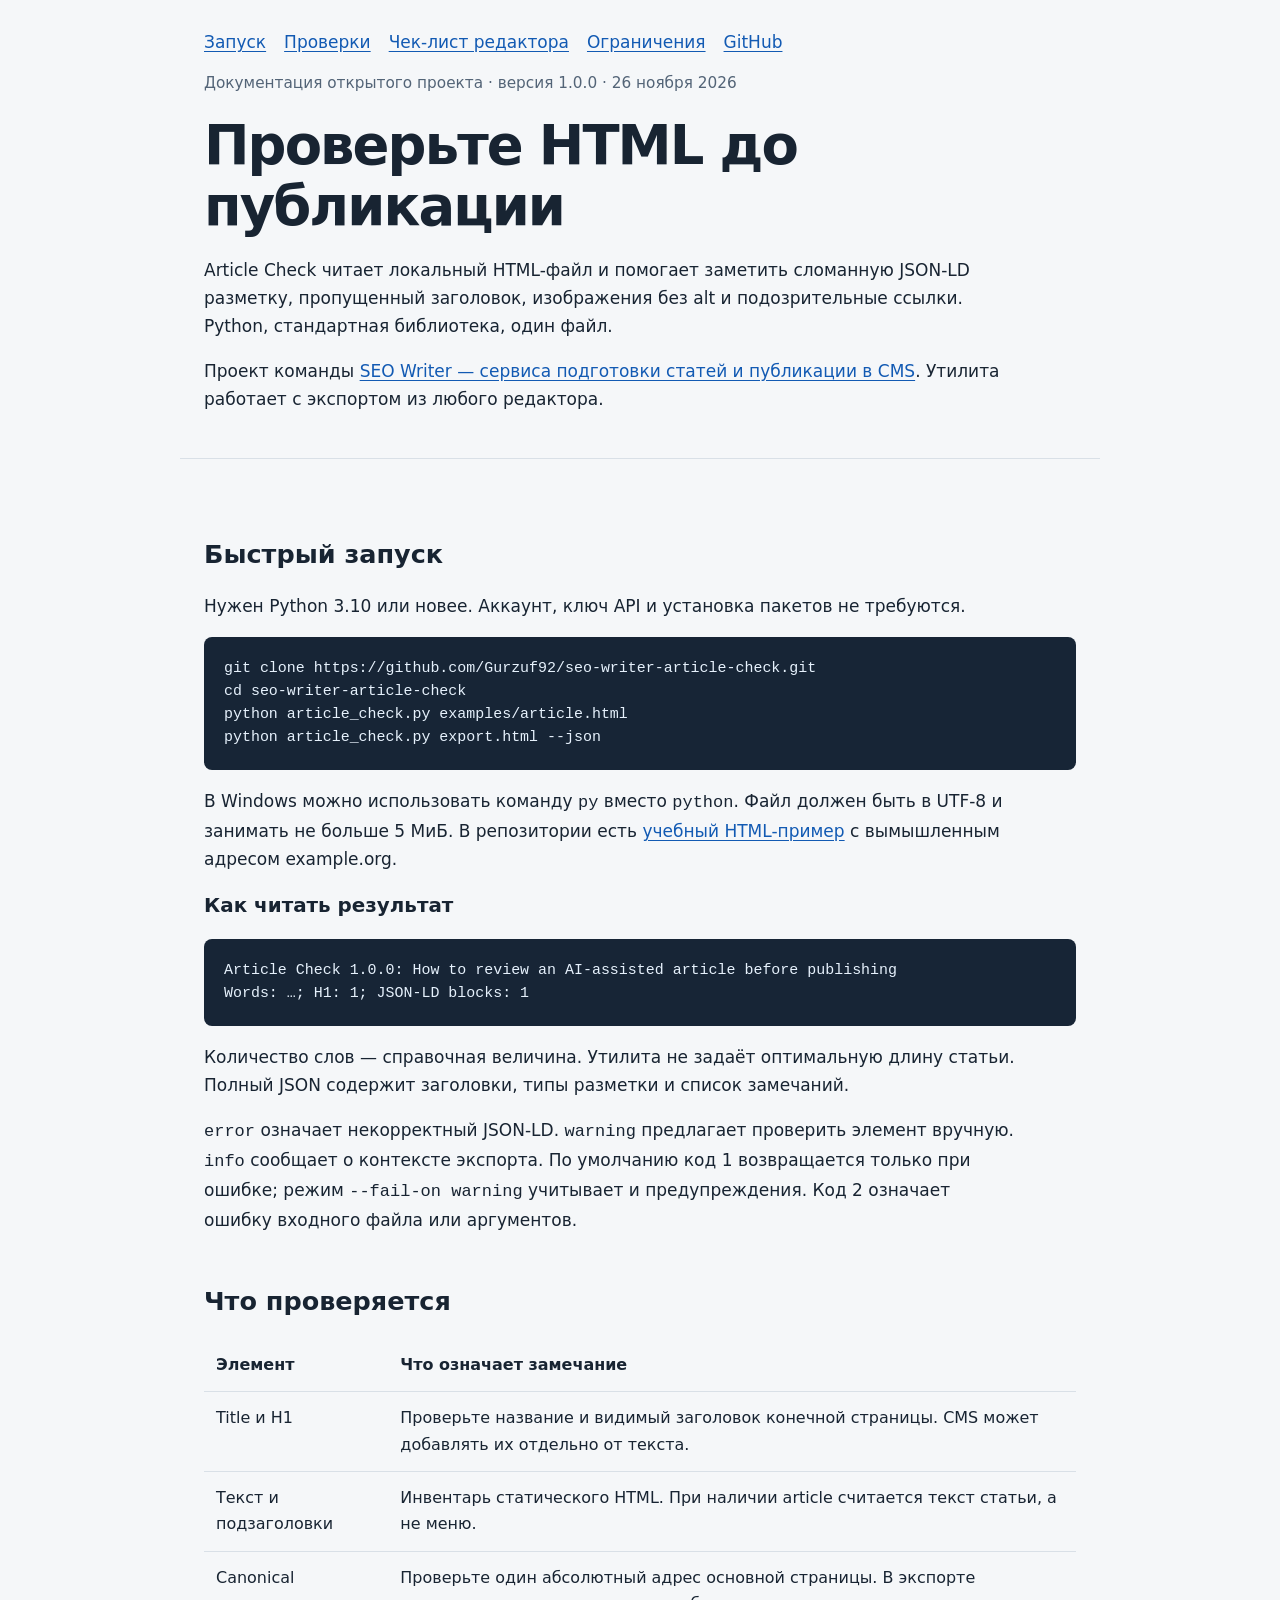
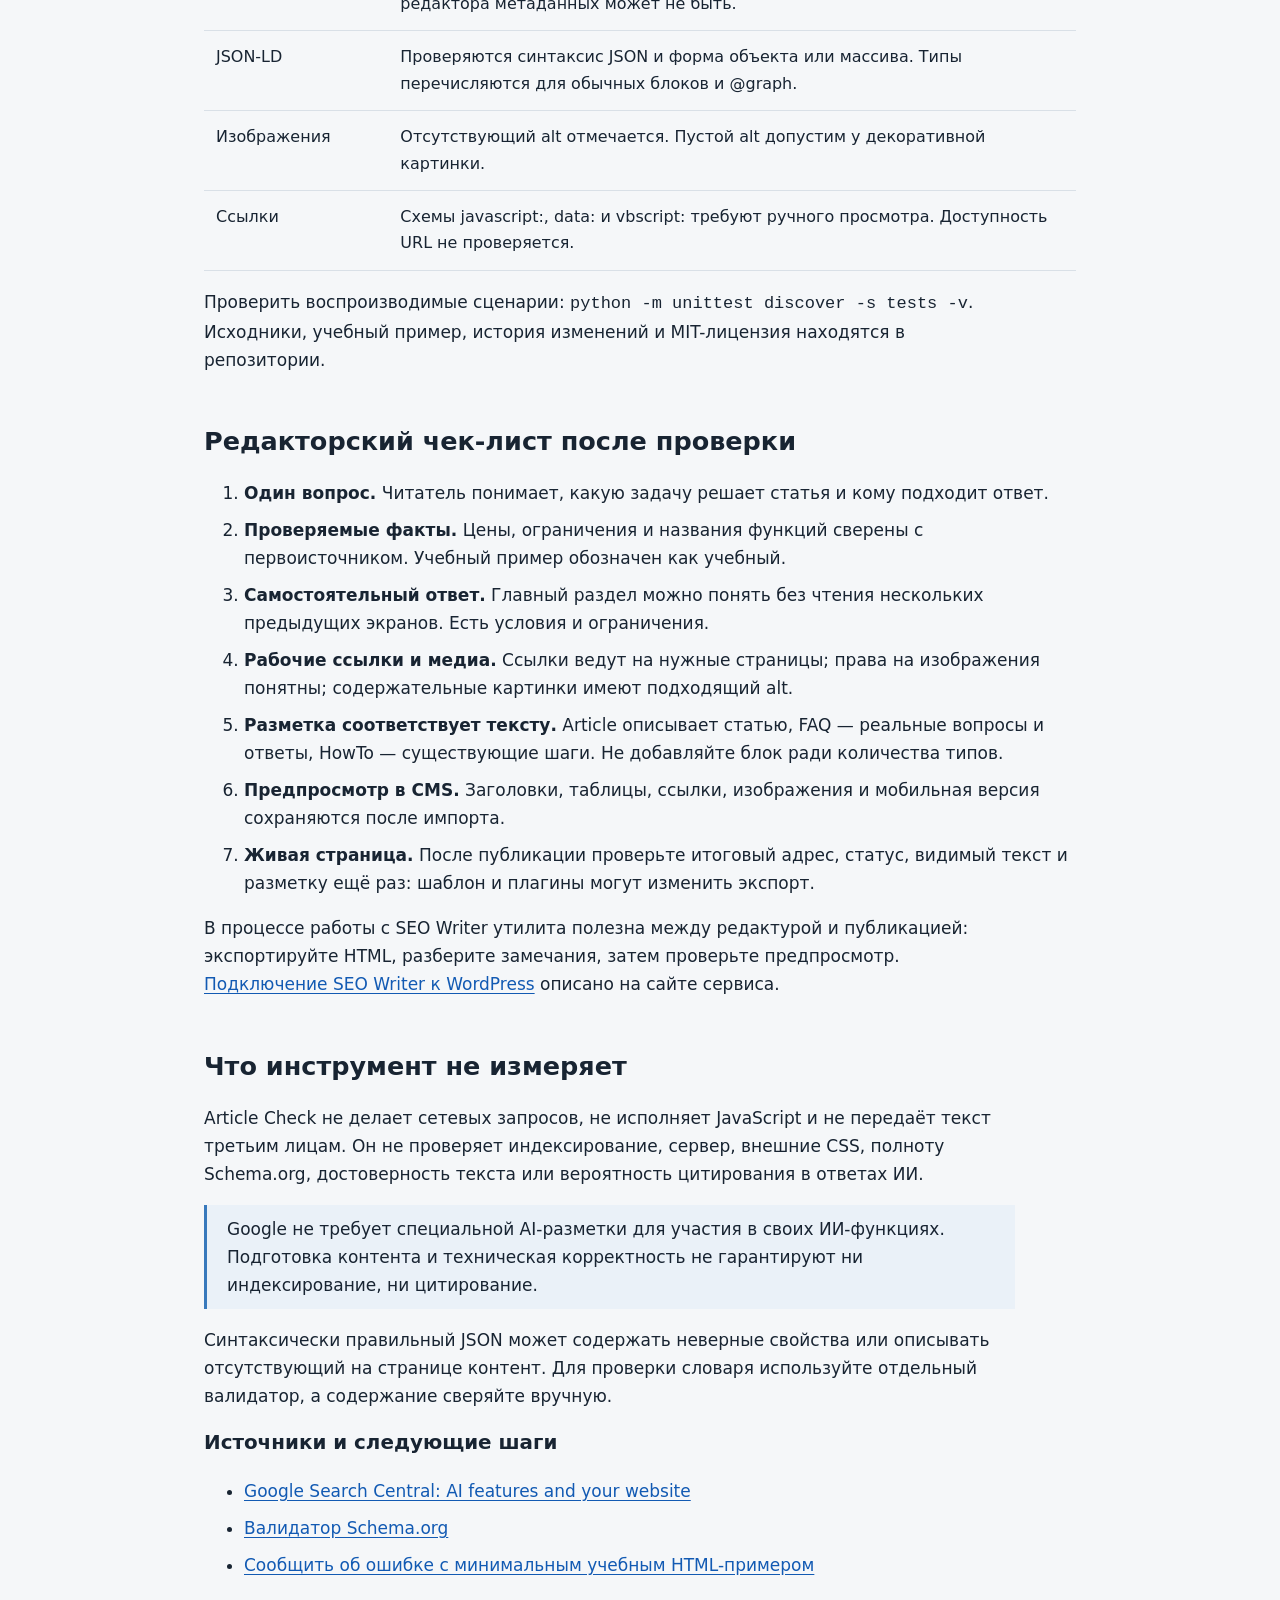
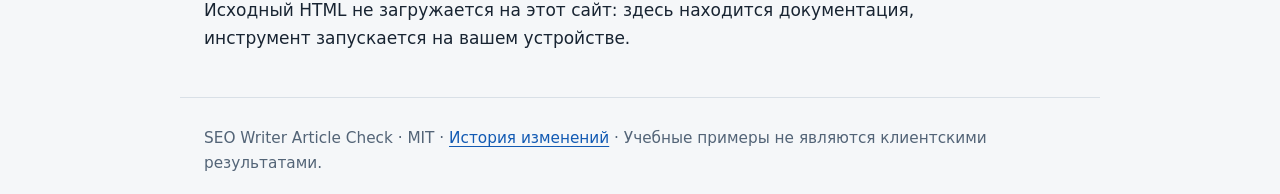
<file: docs/index.html>
<!doctype html>
<html lang="ru">
<head>
<meta charset="utf-8">
<meta name="viewport" content="width=device-width,initial-scale=1">
<title>Article Check — проверка HTML перед публикацией | SEO Writer</title>
<meta name="description" content="Открытая утилита SEO Writer: локальная проверка HTML, JSON-LD, заголовков, ссылок и alt. Инструкция, пример запуска и ограничения.">
<link rel="canonical" href="https://gurzuf92.github.io/seo-writer-article-check/">
<style>
:root{font:17px/1.65 system-ui,sans-serif;color:#182432;background:#f5f7f9}*{box-sizing:border-box}body{margin:0}header,main,footer{max-width:920px;margin:auto;padding:28px 24px}header{border-bottom:1px solid #d9e0e7}nav{display:flex;gap:18px;flex-wrap:wrap}a{color:#125ab3;text-underline-offset:3px}h1{font-size:clamp(2rem,6vw,3.2rem);line-height:1.13;letter-spacing:-.035em;margin:18px 0}h2{line-height:1.25;margin-top:52px}h3{line-height:1.35}p{max-width:75ch}.eyebrow{color:#536477;font-size:.9rem}pre{padding:20px;background:#172536;color:#e6f1fc;border-radius:8px;overflow:auto;line-height:1.55;font-size:.88rem}code{font-family:ui-monospace,monospace;overflow-wrap:anywhere}pre code{overflow-wrap:normal}.note{border-left:3px solid #3879bc;padding:10px 20px;background:#eaf1f8}li{margin:9px 0}.table{overflow-x:auto}table{border-collapse:collapse;width:100%;font-size:.94rem}th,td{padding:13px 12px;border-bottom:1px solid #d9e0e7;vertical-align:top;text-align:left}footer{border-top:1px solid #d9e0e7;color:#536477;font-size:.9rem}section{scroll-margin-top:25px}@media(max-width:520px){header,main,footer{padding:22px 18px}pre{padding:15px}}
</style>
</head>
<body>
<header>
<nav aria-label="Навигация"><a href="#start">Запуск</a><a href="#checks">Проверки</a><a href="#workflow">Чек-лист редактора</a><a href="#limits">Ограничения</a><a href="https://github.com/Gurzuf92/seo-writer-article-check">GitHub</a></nav>
<p class="eyebrow">Документация открытого проекта · версия 1.0.0 · 26 ноября 2026</p>
<h1>Проверьте HTML до публикации</h1>
<p>Article Check читает локальный HTML-файл и помогает заметить сломанную JSON-LD разметку, пропущенный заголовок, изображения без alt и подозрительные ссылки. Python, стандартная библиотека, один файл.</p>
<p>Проект команды <a href="https://ai-seowriter.ru/?utm_source=github_pages&amp;utm_medium=referral&amp;utm_campaign=aeo_geo_20261126&amp;utm_content=article_check_docs">SEO Writer — сервиса подготовки статей и публикации в CMS</a>. Утилита работает с экспортом из любого редактора.</p>
</header>
<main>
<article>
<section id="start">
<h2>Быстрый запуск</h2>
<p>Нужен Python 3.10 или новее. Аккаунт, ключ API и установка пакетов не требуются.</p>
<pre><code>git clone https://github.com/Gurzuf92/seo-writer-article-check.git
cd seo-writer-article-check
python article_check.py examples/article.html
python article_check.py export.html --json</code></pre>
<p>В Windows можно использовать команду <code>py</code> вместо <code>python</code>. Файл должен быть в UTF-8 и занимать не больше 5 МиБ. В репозитории есть <a href="https://github.com/Gurzuf92/seo-writer-article-check/blob/main/examples/article.html">учебный HTML-пример</a> с вымышленным адресом example.org.</p>
<h3>Как читать результат</h3>
<pre><code>Article Check 1.0.0: How to review an AI-assisted article before publishing
Words: …; H1: 1; JSON-LD blocks: 1</code></pre>
<p>Количество слов — справочная величина. Утилита не задаёт оптимальную длину статьи. Полный JSON содержит заголовки, типы разметки и список замечаний.</p>
<p><code>error</code> означает некорректный JSON-LD. <code>warning</code> предлагает проверить элемент вручную. <code>info</code> сообщает о контексте экспорта. По умолчанию код 1 возвращается только при ошибке; режим <code>--fail-on warning</code> учитывает и предупреждения. Код 2 означает ошибку входного файла или аргументов.</p>
</section>
<section id="checks">
<h2>Что проверяется</h2>
<div class="table"><table><thead><tr><th>Элемент</th><th>Что означает замечание</th></tr></thead><tbody>
<tr><td>Title и H1</td><td>Проверьте название и видимый заголовок конечной страницы. CMS может добавлять их отдельно от текста.</td></tr>
<tr><td>Текст и подзаголовки</td><td>Инвентарь статического HTML. При наличии article считается текст статьи, а не меню.</td></tr>
<tr><td>Canonical</td><td>Проверьте один абсолютный адрес основной страницы. В экспорте редактора метаданных может не быть.</td></tr>
<tr><td>JSON-LD</td><td>Проверяются синтаксис JSON и форма объекта или массива. Типы перечисляются для обычных блоков и @graph.</td></tr>
<tr><td>Изображения</td><td>Отсутствующий alt отмечается. Пустой alt допустим у декоративной картинки.</td></tr>
<tr><td>Ссылки</td><td>Схемы javascript:, data: и vbscript: требуют ручного просмотра. Доступность URL не проверяется.</td></tr>
</tbody></table></div>
<p>Проверить воспроизводимые сценарии: <code>python -m unittest discover -s tests -v</code>. Исходники, учебный пример, история изменений и MIT-лицензия находятся в репозитории.</p>
</section>
<section id="workflow">
<h2>Редакторский чек-лист после проверки</h2>
<ol>
<li><strong>Один вопрос.</strong> Читатель понимает, какую задачу решает статья и кому подходит ответ.</li>
<li><strong>Проверяемые факты.</strong> Цены, ограничения и названия функций сверены с первоисточником. Учебный пример обозначен как учебный.</li>
<li><strong>Самостоятельный ответ.</strong> Главный раздел можно понять без чтения нескольких предыдущих экранов. Есть условия и ограничения.</li>
<li><strong>Рабочие ссылки и медиа.</strong> Ссылки ведут на нужные страницы; права на изображения понятны; содержательные картинки имеют подходящий alt.</li>
<li><strong>Разметка соответствует тексту.</strong> Article описывает статью, FAQ — реальные вопросы и ответы, HowTo — существующие шаги. Не добавляйте блок ради количества типов.</li>
<li><strong>Предпросмотр в CMS.</strong> Заголовки, таблицы, ссылки, изображения и мобильная версия сохраняются после импорта.</li>
<li><strong>Живая страница.</strong> После публикации проверьте итоговый адрес, статус, видимый текст и разметку ещё раз: шаблон и плагины могут изменить экспорт.</li>
</ol>
<p>В процессе работы с SEO Writer утилита полезна между редактурой и публикацией: экспортируйте HTML, разберите замечания, затем проверьте предпросмотр. <a href="https://ai-seowriter.ru/wordpress?utm_source=github_pages&amp;utm_medium=referral&amp;utm_campaign=aeo_geo_20261126&amp;utm_content=wordpress_workflow">Подключение SEO Writer к WordPress</a> описано на сайте сервиса.</p>
</section>
<section id="limits">
<h2>Что инструмент не измеряет</h2>
<p>Article Check не делает сетевых запросов, не исполняет JavaScript и не передаёт текст третьим лицам. Он не проверяет индексирование, сервер, внешние CSS, полноту Schema.org, достоверность текста или вероятность цитирования в ответах ИИ.</p>
<p class="note">Google не требует специальной AI-разметки для участия в своих ИИ-функциях. Подготовка контента и техническая корректность не гарантируют ни индексирование, ни цитирование.</p>
<p>Синтаксически правильный JSON может содержать неверные свойства или описывать отсутствующий на странице контент. Для проверки словаря используйте отдельный валидатор, а содержание сверяйте вручную.</p>
<h3>Источники и следующие шаги</h3>
<ul><li><a href="https://developers.google.com/search/docs/appearance/ai-features">Google Search Central: AI features and your website</a></li><li><a href="https://validator.schema.org/">Валидатор Schema.org</a></li><li><a href="https://github.com/Gurzuf92/seo-writer-article-check/issues">Сообщить об ошибке с минимальным учебным HTML-примером</a></li></ul>
<p>Исходный HTML не загружается на этот сайт: здесь находится документация, инструмент запускается на вашем устройстве.</p>
</section>
</article>
</main>
<footer>SEO Writer Article Check · MIT · <a href="https://github.com/Gurzuf92/seo-writer-article-check/blob/main/CHANGELOG.md">История изменений</a> · Учебные примеры не являются клиентскими результатами.</footer>
</body>
</html>
</file>
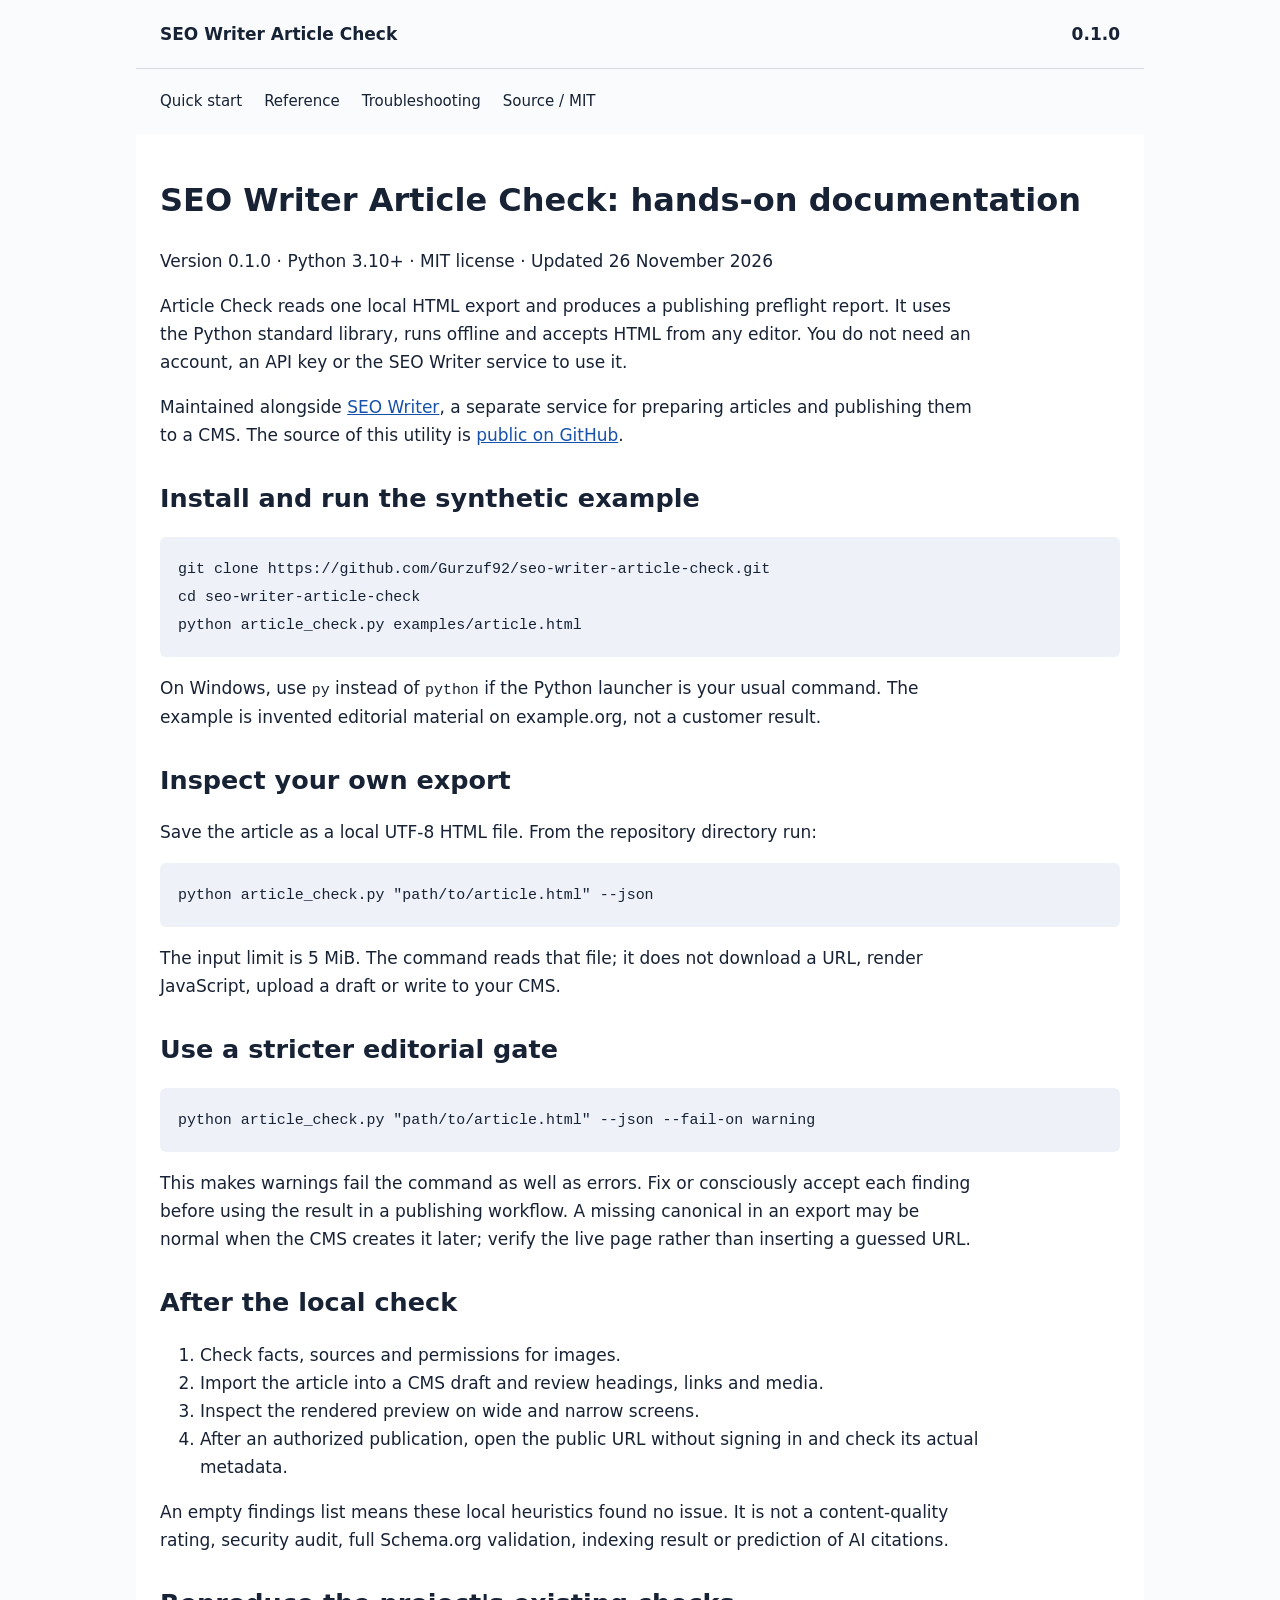
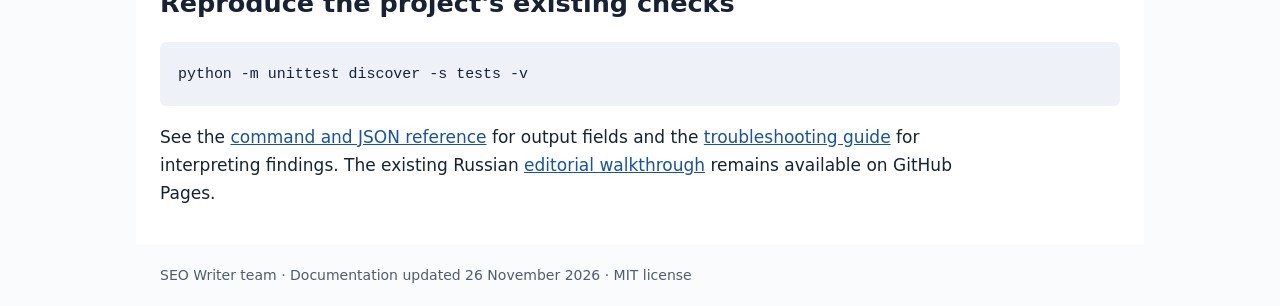
<file: rtd-docs/index.html>
<!doctype html><html lang="en"><head><meta charset="utf-8"><meta name="viewport" content="width=device-width, initial-scale=1"><title>SEO Writer Article Check: hands-on documentation — Article Check 0.1.0</title><meta name="description" content="Practical documentation for the MIT-licensed offline Article Check utility: installation, command reference and troubleshooting."><link rel="stylesheet" href="style.css"></head><body><header><a href="index.html">SEO Writer Article Check</a><span>0.1.0</span></header><nav aria-label="Documentation"><a href="index.html">Quick start</a><a href="reference.html">Reference</a><a href="troubleshooting.html">Troubleshooting</a><a href="https://github.com/Gurzuf92/seo-writer-article-check">Source / MIT</a></nav><main><article><h1>SEO Writer Article Check: hands-on documentation</h1>
<p>Version 0.1.0 · Python 3.10+ · MIT license · Updated 26 November 2026</p>
<p>Article Check reads one local HTML export and produces a publishing preflight report. It uses the Python standard library, runs offline and accepts HTML from any editor. You do not need an account, an API key or the SEO Writer service to use it.</p>
<p>Maintained alongside <a href="https://ai-seowriter.ru/en?utm_source=readthedocs&amp;utm_medium=referral&amp;utm_campaign=aeo_geo_20261126&amp;utm_content=article_check_docs">SEO Writer</a>, a separate service for preparing articles and publishing them to a CMS. The source of this utility is <a href="https://github.com/Gurzuf92/seo-writer-article-check">public on GitHub</a>.</p>
<h2>Install and run the synthetic example</h2>
<pre><code class="language-sh">git clone https://github.com/Gurzuf92/seo-writer-article-check.git
cd seo-writer-article-check
python article_check.py examples/article.html
</code></pre>
<p>On Windows, use <code>py</code> instead of <code>python</code> if the Python launcher is your usual command. The example is invented editorial material on example.org, not a customer result.</p>
<h2>Inspect your own export</h2>
<p>Save the article as a local UTF-8 HTML file. From the repository directory run:</p>
<pre><code class="language-sh">python article_check.py &quot;path/to/article.html&quot; --json
</code></pre>
<p>The input limit is 5 MiB. The command reads that file; it does not download a URL, render JavaScript, upload a draft or write to your CMS.</p>
<h2>Use a stricter editorial gate</h2>
<pre><code class="language-sh">python article_check.py &quot;path/to/article.html&quot; --json --fail-on warning
</code></pre>
<p>This makes warnings fail the command as well as errors. Fix or consciously accept each finding before using the result in a publishing workflow. A missing canonical in an export may be normal when the CMS creates it later; verify the live page rather than inserting a guessed URL.</p>
<h2>After the local check</h2>
<ol>
<li>Check facts, sources and permissions for images.</li>
<li>Import the article into a CMS draft and review headings, links and media.</li>
<li>Inspect the rendered preview on wide and narrow screens.</li>
<li>After an authorized publication, open the public URL without signing in and check its actual metadata.</li>
</ol>
<p>An empty findings list means these local heuristics found no issue. It is not a content-quality rating, security audit, full Schema.org validation, indexing result or prediction of AI citations.</p>
<h2>Reproduce the project's existing checks</h2>
<pre><code class="language-sh">python -m unittest discover -s tests -v
</code></pre>
<p>See the <a href="reference.html">command and JSON reference</a> for output fields and the <a href="troubleshooting.html">troubleshooting guide</a> for interpreting findings. The existing Russian <a href="https://gurzuf92.github.io/seo-writer-article-check/">editorial walkthrough</a> remains available on GitHub Pages.</p></article></main><footer>SEO Writer team · Documentation updated 26 November 2026 · MIT license</footer></body></html>
</file>
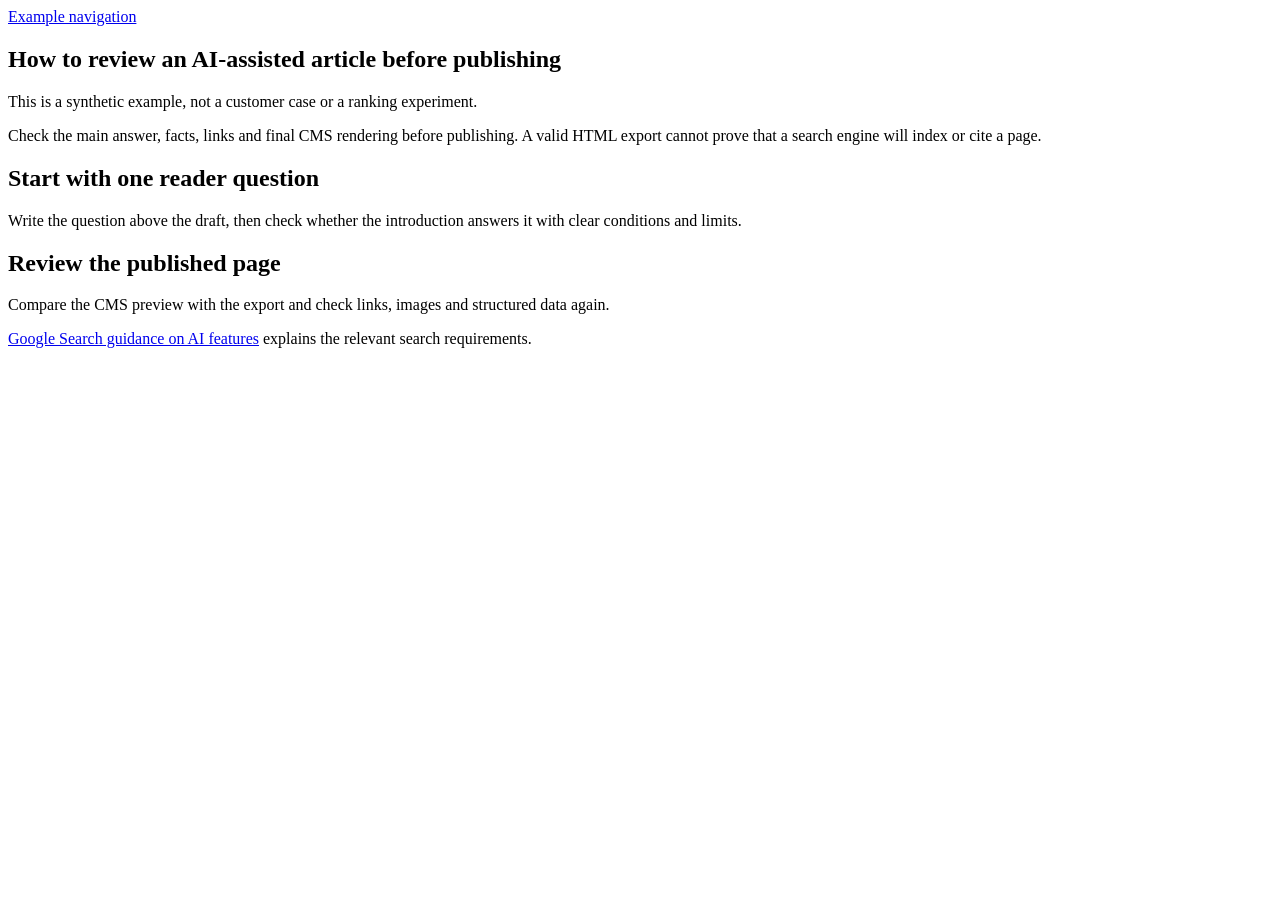
<file: examples/article.html>
<!doctype html>
<html lang="en">
<head>
  <meta charset="utf-8">
  <title>How to review an AI-assisted article before publishing</title>
  <link rel="canonical" href="https://example.org/guides/article-review">
  <script type="application/ld+json">
  {"@context":"https://schema.org","@type":"Article","headline":"How to review an AI-assisted article before publishing","author":{"@type":"Organization","name":"Example editorial team"},"datePublished":"2026-11-26"}
  </script>
</head>
<body>
  <nav><a href="/">Example navigation</a></nav>
  <article>
    <h1>How to review an AI-assisted article before publishing</h1>
    <p>This is a synthetic example, not a customer case or a ranking experiment.</p>
    <p>Check the main answer, facts, links and final CMS rendering before publishing. A valid HTML export cannot prove that a search engine will index or cite a page.</p>
    <h2>Start with one reader question</h2>
    <p>Write the question above the draft, then check whether the introduction answers it with clear conditions and limits.</p>
    <h2>Review the published page</h2>
    <p>Compare the CMS preview with the export and check links, images and structured data again.</p>
    <p><a href="https://developers.google.com/search/docs/appearance/ai-features">Google Search guidance on AI features</a> explains the relevant search requirements.</p>
  </article>
</body>
</html>
</file>
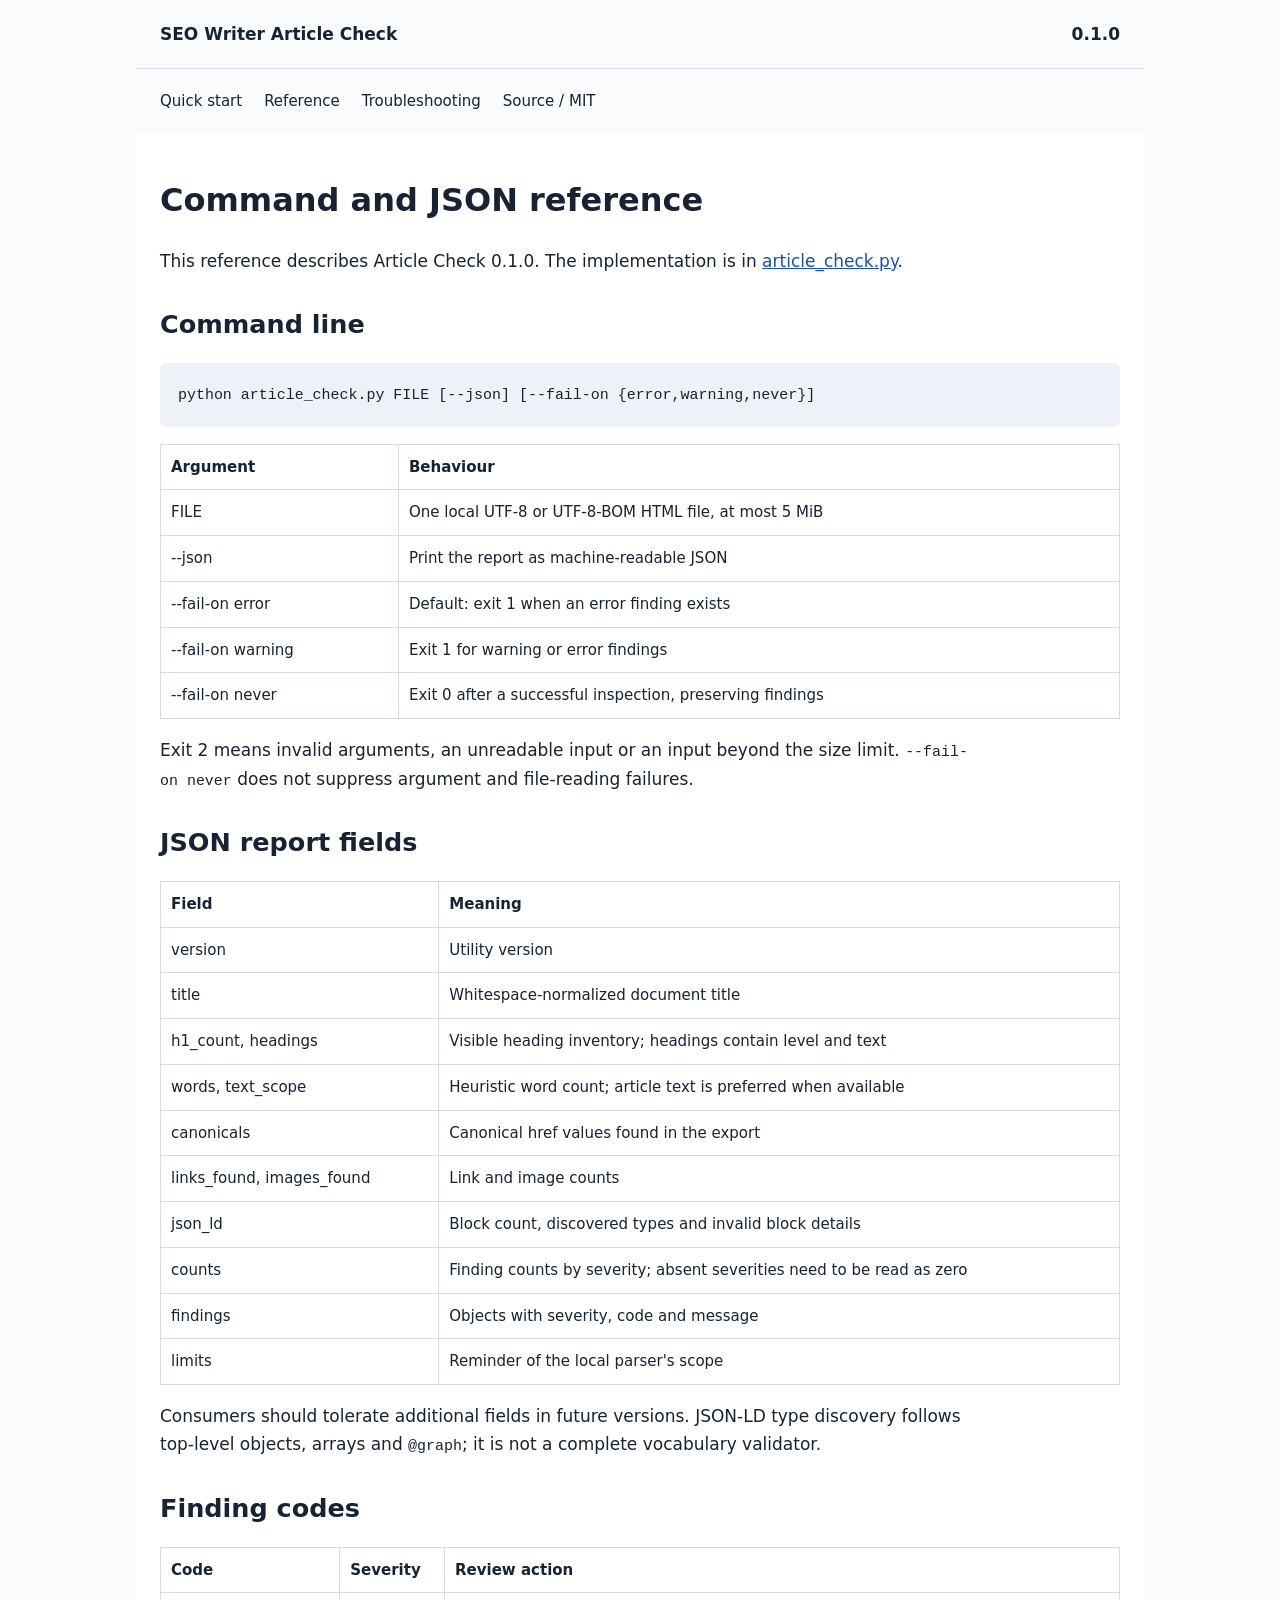
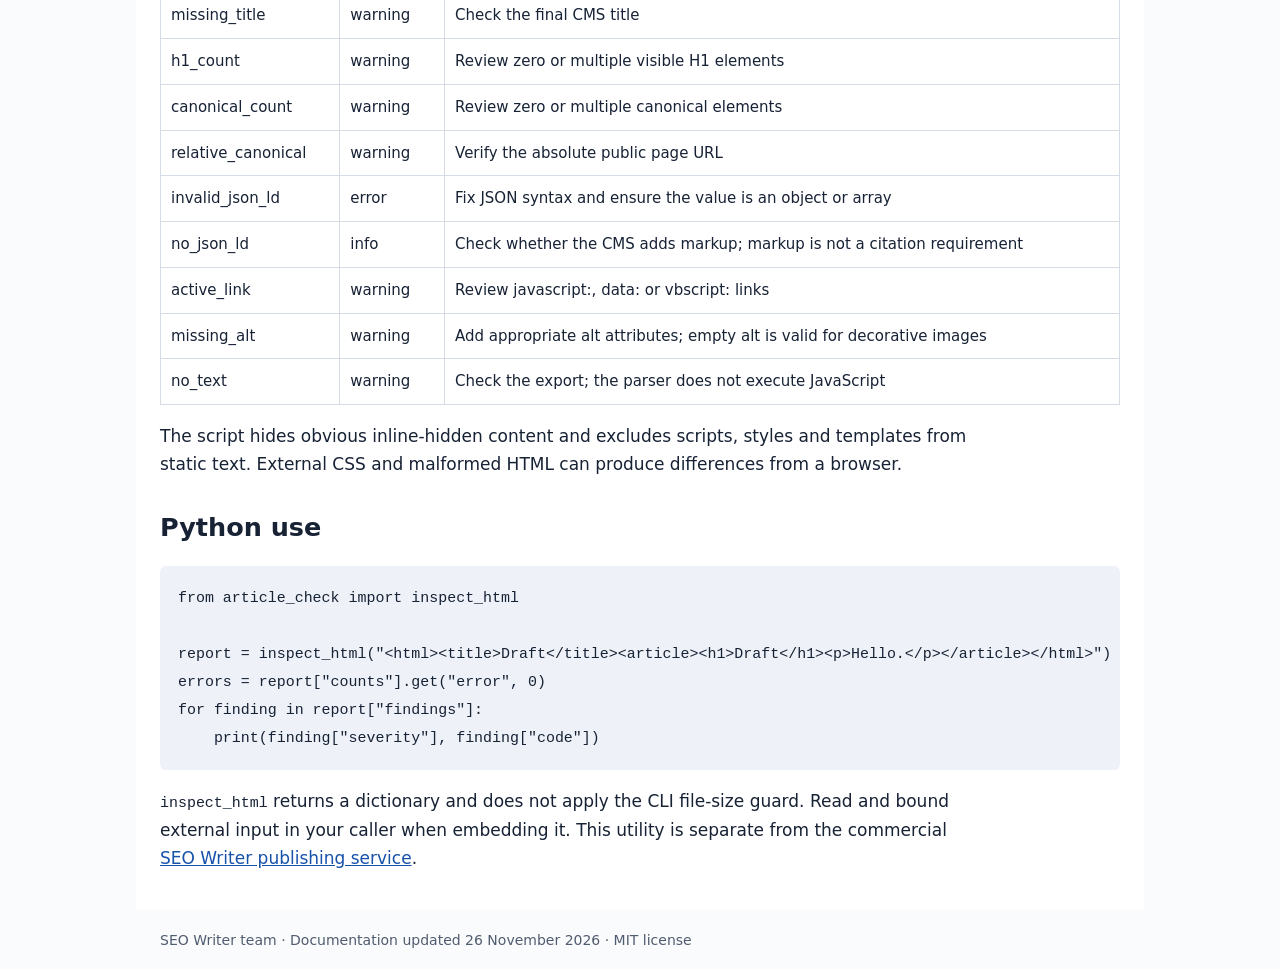
<file: rtd-docs/reference.html>
<!doctype html><html lang="en"><head><meta charset="utf-8"><meta name="viewport" content="width=device-width, initial-scale=1"><title>Command and JSON reference — Article Check 0.1.0</title><meta name="description" content="Practical documentation for the MIT-licensed offline Article Check utility: installation, command reference and troubleshooting."><link rel="stylesheet" href="style.css"></head><body><header><a href="index.html">SEO Writer Article Check</a><span>0.1.0</span></header><nav aria-label="Documentation"><a href="index.html">Quick start</a><a href="reference.html">Reference</a><a href="troubleshooting.html">Troubleshooting</a><a href="https://github.com/Gurzuf92/seo-writer-article-check">Source / MIT</a></nav><main><article><h1>Command and JSON reference</h1>
<p>This reference describes Article Check 0.1.0. The implementation is in <a href="https://github.com/Gurzuf92/seo-writer-article-check/blob/main/article_check.py">article_check.py</a>.</p>
<h2>Command line</h2>
<pre><code class="language-text">python article_check.py FILE [--json] [--fail-on {error,warning,never}]
</code></pre>
<table>
<thead>
<tr>
<th>Argument</th>
<th>Behaviour</th>
</tr>
</thead>
<tbody>
<tr>
<td>FILE</td>
<td>One local UTF-8 or UTF-8-BOM HTML file, at most 5 MiB</td>
</tr>
<tr>
<td>--json</td>
<td>Print the report as machine-readable JSON</td>
</tr>
<tr>
<td>--fail-on error</td>
<td>Default: exit 1 when an error finding exists</td>
</tr>
<tr>
<td>--fail-on warning</td>
<td>Exit 1 for warning or error findings</td>
</tr>
<tr>
<td>--fail-on never</td>
<td>Exit 0 after a successful inspection, preserving findings</td>
</tr>
</tbody>
</table>
<p>Exit 2 means invalid arguments, an unreadable input or an input beyond the size limit. <code>--fail-on never</code> does not suppress argument and file-reading failures.</p>
<h2>JSON report fields</h2>
<table>
<thead>
<tr>
<th>Field</th>
<th>Meaning</th>
</tr>
</thead>
<tbody>
<tr>
<td>version</td>
<td>Utility version</td>
</tr>
<tr>
<td>title</td>
<td>Whitespace-normalized document title</td>
</tr>
<tr>
<td>h1_count, headings</td>
<td>Visible heading inventory; headings contain level and text</td>
</tr>
<tr>
<td>words, text_scope</td>
<td>Heuristic word count; article text is preferred when available</td>
</tr>
<tr>
<td>canonicals</td>
<td>Canonical href values found in the export</td>
</tr>
<tr>
<td>links_found, images_found</td>
<td>Link and image counts</td>
</tr>
<tr>
<td>json_ld</td>
<td>Block count, discovered types and invalid block details</td>
</tr>
<tr>
<td>counts</td>
<td>Finding counts by severity; absent severities need to be read as zero</td>
</tr>
<tr>
<td>findings</td>
<td>Objects with severity, code and message</td>
</tr>
<tr>
<td>limits</td>
<td>Reminder of the local parser's scope</td>
</tr>
</tbody>
</table>
<p>Consumers should tolerate additional fields in future versions. JSON-LD type discovery follows top-level objects, arrays and <code>@graph</code>; it is not a complete vocabulary validator.</p>
<h2>Finding codes</h2>
<table>
<thead>
<tr>
<th>Code</th>
<th>Severity</th>
<th>Review action</th>
</tr>
</thead>
<tbody>
<tr>
<td>missing_title</td>
<td>warning</td>
<td>Check the final CMS title</td>
</tr>
<tr>
<td>h1_count</td>
<td>warning</td>
<td>Review zero or multiple visible H1 elements</td>
</tr>
<tr>
<td>canonical_count</td>
<td>warning</td>
<td>Review zero or multiple canonical elements</td>
</tr>
<tr>
<td>relative_canonical</td>
<td>warning</td>
<td>Verify the absolute public page URL</td>
</tr>
<tr>
<td>invalid_json_ld</td>
<td>error</td>
<td>Fix JSON syntax and ensure the value is an object or array</td>
</tr>
<tr>
<td>no_json_ld</td>
<td>info</td>
<td>Check whether the CMS adds markup; markup is not a citation requirement</td>
</tr>
<tr>
<td>active_link</td>
<td>warning</td>
<td>Review javascript:, data: or vbscript: links</td>
</tr>
<tr>
<td>missing_alt</td>
<td>warning</td>
<td>Add appropriate alt attributes; empty alt is valid for decorative images</td>
</tr>
<tr>
<td>no_text</td>
<td>warning</td>
<td>Check the export; the parser does not execute JavaScript</td>
</tr>
</tbody>
</table>
<p>The script hides obvious inline-hidden content and excludes scripts, styles and templates from static text. External CSS and malformed HTML can produce differences from a browser.</p>
<h2>Python use</h2>
<pre><code class="language-python">from article_check import inspect_html

report = inspect_html(&quot;&lt;html&gt;&lt;title&gt;Draft&lt;/title&gt;&lt;article&gt;&lt;h1&gt;Draft&lt;/h1&gt;&lt;p&gt;Hello.&lt;/p&gt;&lt;/article&gt;&lt;/html&gt;&quot;)
errors = report[&quot;counts&quot;].get(&quot;error&quot;, 0)
for finding in report[&quot;findings&quot;]:
    print(finding[&quot;severity&quot;], finding[&quot;code&quot;])
</code></pre>
<p><code>inspect_html</code> returns a dictionary and does not apply the CLI file-size guard. Read and bound external input in your caller when embedding it. This utility is separate from the commercial <a href="https://ai-seowriter.ru/en">SEO Writer publishing service</a>.</p></article></main><footer>SEO Writer team · Documentation updated 26 November 2026 · MIT license</footer></body></html>
</file>
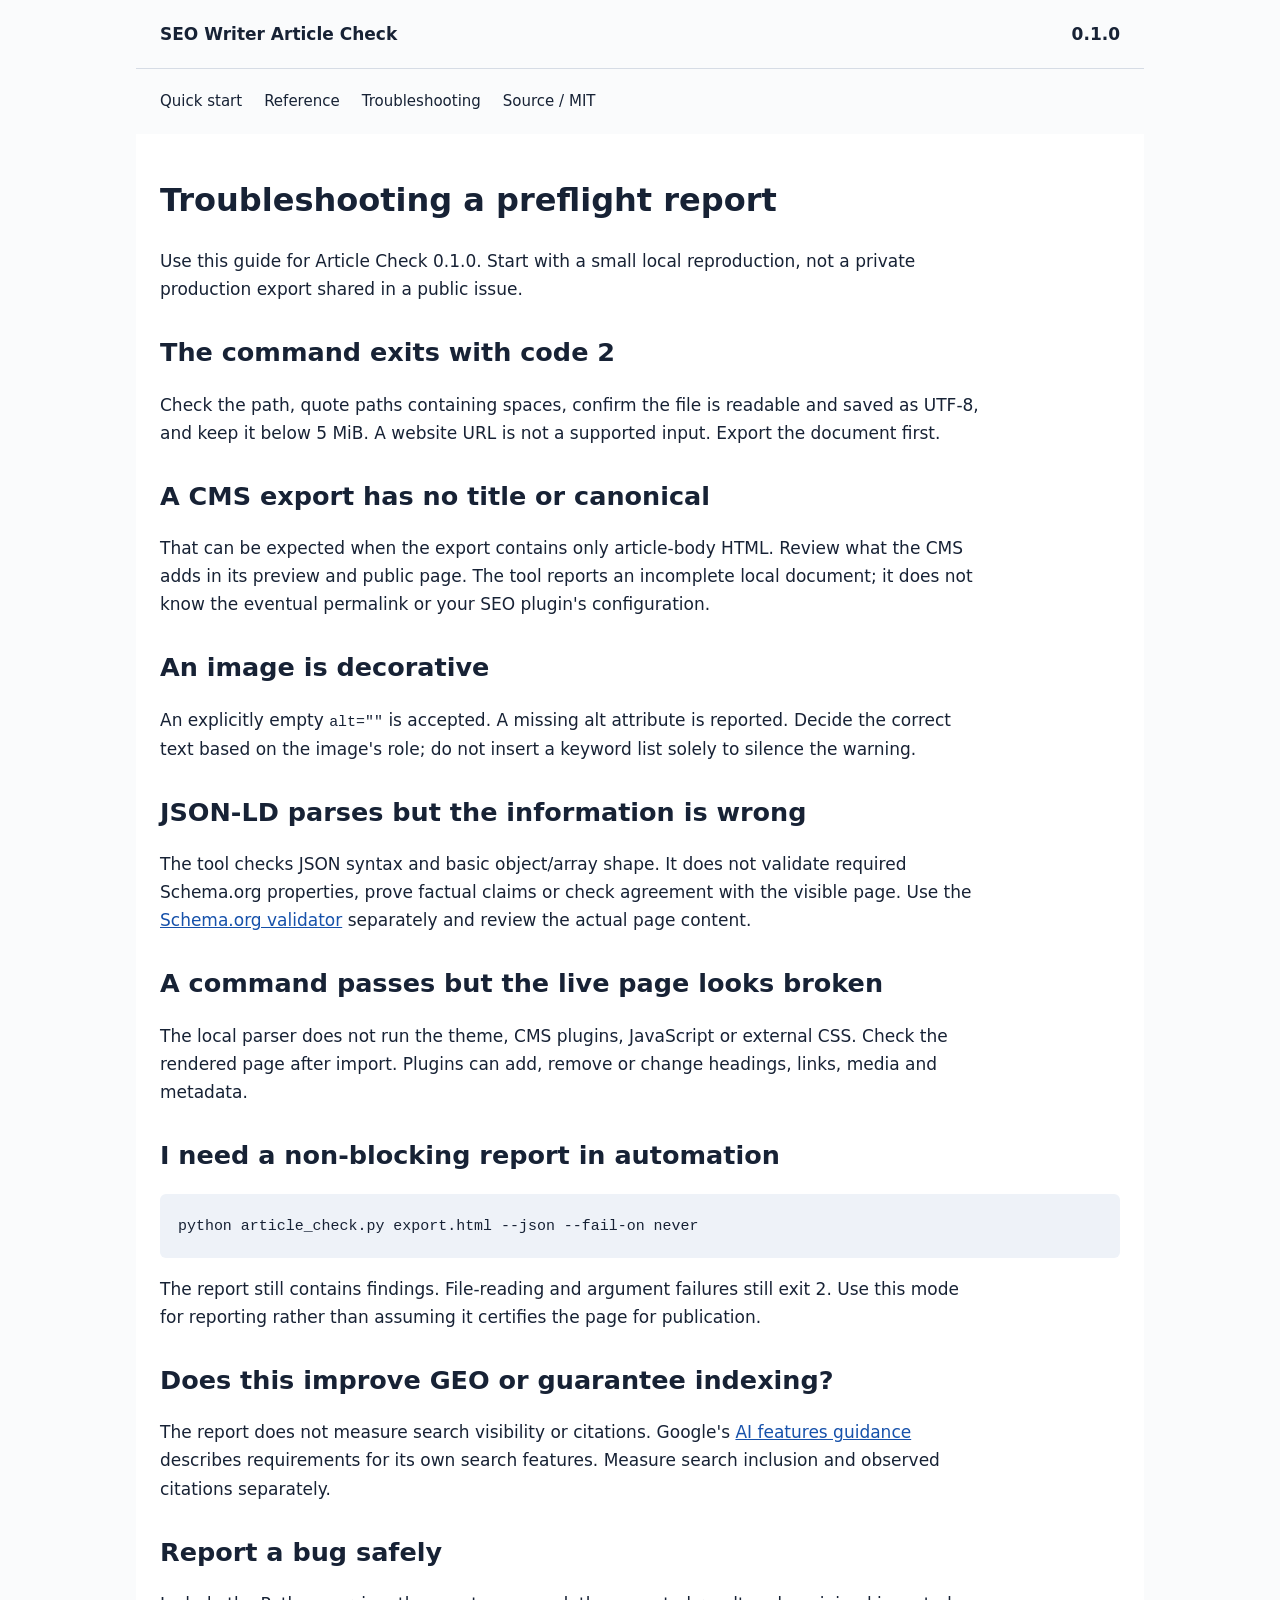
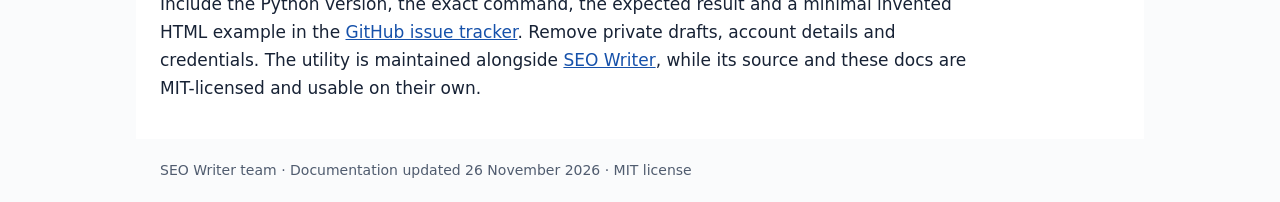
<file: rtd-docs/troubleshooting.html>
<!doctype html><html lang="en"><head><meta charset="utf-8"><meta name="viewport" content="width=device-width, initial-scale=1"><title>Troubleshooting a preflight report — Article Check 0.1.0</title><meta name="description" content="Practical documentation for the MIT-licensed offline Article Check utility: installation, command reference and troubleshooting."><link rel="stylesheet" href="style.css"></head><body><header><a href="index.html">SEO Writer Article Check</a><span>0.1.0</span></header><nav aria-label="Documentation"><a href="index.html">Quick start</a><a href="reference.html">Reference</a><a href="troubleshooting.html">Troubleshooting</a><a href="https://github.com/Gurzuf92/seo-writer-article-check">Source / MIT</a></nav><main><article><h1>Troubleshooting a preflight report</h1>
<p>Use this guide for Article Check 0.1.0. Start with a small local reproduction, not a private production export shared in a public issue.</p>
<h2>The command exits with code 2</h2>
<p>Check the path, quote paths containing spaces, confirm the file is readable and saved as UTF-8, and keep it below 5 MiB. A website URL is not a supported input. Export the document first.</p>
<h2>A CMS export has no title or canonical</h2>
<p>That can be expected when the export contains only article-body HTML. Review what the CMS adds in its preview and public page. The tool reports an incomplete local document; it does not know the eventual permalink or your SEO plugin's configuration.</p>
<h2>An image is decorative</h2>
<p>An explicitly empty <code>alt=""</code> is accepted. A missing alt attribute is reported. Decide the correct text based on the image's role; do not insert a keyword list solely to silence the warning.</p>
<h2>JSON-LD parses but the information is wrong</h2>
<p>The tool checks JSON syntax and basic object/array shape. It does not validate required Schema.org properties, prove factual claims or check agreement with the visible page. Use the <a href="https://validator.schema.org/">Schema.org validator</a> separately and review the actual page content.</p>
<h2>A command passes but the live page looks broken</h2>
<p>The local parser does not run the theme, CMS plugins, JavaScript or external CSS. Check the rendered page after import. Plugins can add, remove or change headings, links, media and metadata.</p>
<h2>I need a non-blocking report in automation</h2>
<pre><code class="language-sh">python article_check.py export.html --json --fail-on never
</code></pre>
<p>The report still contains findings. File-reading and argument failures still exit 2. Use this mode for reporting rather than assuming it certifies the page for publication.</p>
<h2>Does this improve GEO or guarantee indexing?</h2>
<p>The report does not measure search visibility or citations. Google's <a href="https://developers.google.com/search/docs/appearance/ai-features">AI features guidance</a> describes requirements for its own search features. Measure search inclusion and observed citations separately.</p>
<h2>Report a bug safely</h2>
<p>Include the Python version, the exact command, the expected result and a minimal invented HTML example in the <a href="https://github.com/Gurzuf92/seo-writer-article-check/issues">GitHub issue tracker</a>. Remove private drafts, account details and credentials. The utility is maintained alongside <a href="https://ai-seowriter.ru/en">SEO Writer</a>, while its source and these docs are MIT-licensed and usable on their own.</p></article></main><footer>SEO Writer team · Documentation updated 26 November 2026 · MIT license</footer></body></html>
</file>
<file: rtd-docs/style.css>
body{margin:0;color:#172235;background:#fafbfc;font:17px/1.65 system-ui,sans-serif}header,nav,main,footer{max-width:960px;margin:auto;padding:20px 24px}header{display:flex;justify-content:space-between;font-weight:700;border-bottom:1px solid #d6dce5}nav{display:flex;gap:22px;flex-wrap:wrap;font-size:15px}main{background:white}h1{font-size:2rem;line-height:1.25}h2{margin-top:2rem;line-height:1.35}a{color:#1651aa}p,li{max-width:76ch}pre{overflow-x:auto;padding:18px;background:#eef2f8;border-radius:6px}code{font-size:.88em;overflow-wrap:anywhere}table{border-collapse:collapse;width:100%;font-size:15px}td,th{text-align:left;padding:10px;border:1px solid #d6dce5;overflow-wrap:anywhere}footer{font-size:14px;color:#505c6f}nav a,header a{color:#172235;text-decoration:none}@media(max-width:600px){header,nav,main,footer{padding:16px}h1{font-size:1.6rem}table{font-size:13px}td,th{padding:7px}}
</file>
